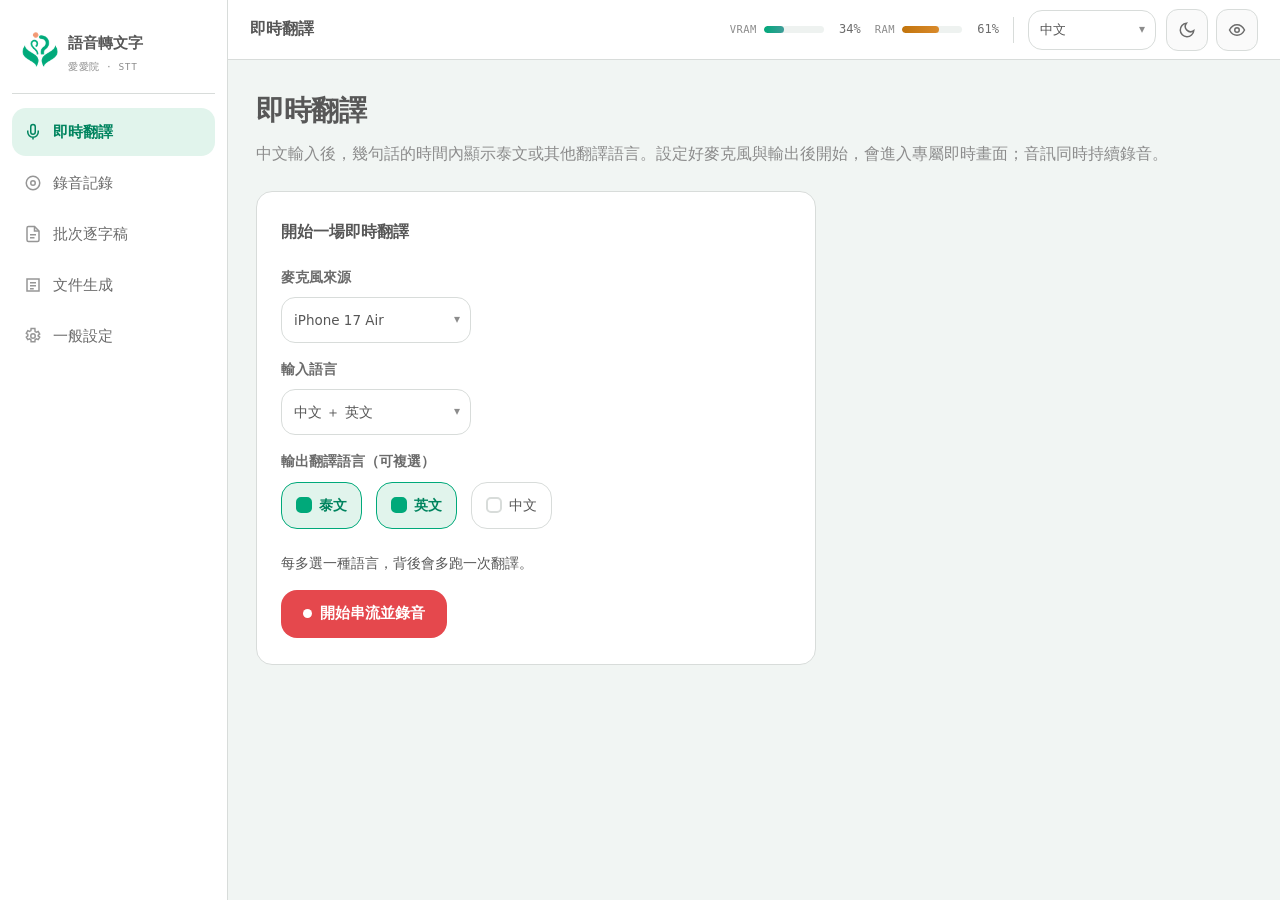
<file: 語音轉文字工具_UI雛形_v6_愛愛院版.html>
<!DOCTYPE html>
<html lang="zh-Hant">
<head>
<meta charset="UTF-8">
<meta name="viewport" content="width=device-width, initial-scale=1.0">
<title>語音轉文字與即時翻譯工具 — 愛愛院版 v6（深色可切換）</title>
<style>
  :root{
    /* 愛愛院 設計權杖 v4（企業值） */
    --paper:#F1F5F3;--surface:#FFFFFF;--surface-2:#FAFAFA;--surface-3:#EEF2F0;
    --ink:#575757;--ink-soft:#6B6B6B;--ink-faint:#8C8C8C;
    --line:#D8DCDA;--line-soft:#E8ECEA;
    --teal:#00A97A;--teal-deep:#00845F;--teal-soft:#E1F4EC;
    --clay:#F19975;--clay-soft:#FCEDE6;--gold:#B7791F;
    --ok:#00A97A;--warn:#B7791F;--rec:#E5484D;
    --font-sans:"源泉圓體 R","GenSenRounded2 TW","jf-openhuninn-2.0","PingFang TC","Microsoft JhengHei","Noto Sans TC",system-ui,-apple-system,sans-serif;
    --font-mono:Consolas,ui-monospace,"SF Mono",Menlo,monospace;
  }
  *{box-sizing:border-box}
  body{margin:0;background:var(--paper);color:var(--ink);font-family:var(--font-sans);line-height:1.8;-webkit-font-smoothing:antialiased;font-size:19px}
  :focus-visible{outline:2.5px solid var(--teal);outline-offset:2px;border-radius:4px}
  button{font-family:inherit;cursor:pointer}
  .app{display:grid;grid-template-columns:228px 1fr;grid-template-rows:60px 1fr;grid-template-areas:"side top" "side main";min-height:100vh}

  .top{grid-area:top;display:flex;align-items:center;gap:14px;padding:0 22px;background:var(--surface);border-bottom:1px solid var(--line)}
  .top .crumb{font-weight:700;font-size:16px}
  .top .spacer{flex:1}
  .res{display:flex;align-items:center;gap:14px}
  .res.hide{display:none}
  .meter{display:flex;align-items:center;gap:7px}
  .meter .mlbl{font-family:var(--font-mono);font-size:10.5px;color:var(--ink-faint);letter-spacing:.04em}
  .meter .track{width:60px;height:7px;background:var(--surface-3);border-radius:5px;overflow:hidden}
  .meter .track i{display:block;height:100%;background:linear-gradient(90deg,var(--teal),#3F9C99);border-radius:5px}
  .meter .track i.hot{background:linear-gradient(90deg,#C2740C,#D98A2B)}
  .meter .mpct{font-family:var(--font-mono);font-size:12px;color:var(--ink-soft);min-width:30px;text-align:right}
  .res-toggle{background:var(--surface-2);border:1px solid var(--line);border-radius:8px;padding:6px 9px;color:var(--ink-soft);display:flex;align-items:center}
  .lang-wrap{margin-right:2px}

  .side{grid-area:side;background:#10211F;color:#CFE0DC;display:flex;flex-direction:column;padding:18px 12px}
  .brand{display:flex;align-items:center;gap:10px;padding:6px 10px 18px;border-bottom:1px solid rgba(255,255,255,.08)}
  .brand .mark{width:30px;height:30px;border-radius:8px;flex:0 0 auto;background:linear-gradient(135deg,#1E5C58,#0E6E6E);display:flex;align-items:center;justify-content:center}
  .brand .mark span{display:block;width:13px;height:13px;border:2px solid #9FE4DD;border-radius:50%;border-right-color:transparent;transform:rotate(-30deg)}
  .brand b{font-size:14px;color:#EAF1EE;line-height:1.2}
  .brand small{display:block;font-family:var(--font-mono);font-size:9.5px;color:#5E8C87;letter-spacing:.06em}
  .nav{display:flex;flex-direction:column;gap:3px;margin-top:14px}
  .nav button{display:flex;align-items:center;gap:11px;width:100%;text-align:left;background:none;border:0;color:#A9C4BF;padding:10px 12px;border-radius:9px;font-size:14px}
  .nav button .ico{width:18px;height:18px;flex:0 0 auto;opacity:.85}
  .nav button:hover{background:rgba(255,255,255,.05);color:#EAF1EE}
  .nav button.on{background:rgba(159,228,221,.14);color:#EAF1EE;font-weight:600}
  .side .foot{margin-top:auto;padding:12px 10px 4px;font-family:var(--font-mono);font-size:10.5px;color:#5E8C87;line-height:1.6;border-top:1px solid rgba(255,255,255,.08)}

  .main{grid-area:main;overflow:auto;padding:26px 28px 60px}
  .panel{display:none;max-width:920px}
  .panel.on{display:block}
  .ph{margin:0 0 4px;font-size:22px;font-weight:800;letter-spacing:-.01em}
  .psub{margin:0 0 22px;color:var(--ink-faint);font-size:13.5px}
  .card{background:var(--surface);border:1px solid var(--line);border-radius:14px;padding:18px 20px;margin:0 0 16px}
  .card h3{margin:0 0 14px;font-size:15px;font-weight:700;display:flex;align-items:center;gap:9px}
  .card h3 .tag{font-family:var(--font-mono);font-size:10.5px;font-weight:600;color:var(--teal);background:var(--teal-soft);padding:2px 8px;border-radius:999px;letter-spacing:.03em}
  .muted{color:var(--ink-faint);font-size:13px}
  .chip{display:inline-block;font-family:var(--font-mono);font-size:11px;font-weight:600;padding:2px 9px;border-radius:999px;white-space:nowrap;vertical-align:middle}
  .chip.locked{background:rgba(44,122,85,.12);color:var(--ok)}

  .field{margin:0 0 14px}
  .field>label{display:block;font-size:12.5px;font-weight:600;color:var(--ink-soft);margin:0 0 7px}
  .seg{display:inline-flex;background:var(--surface-2);border:1px solid var(--line);border-radius:10px;padding:3px;gap:2px;flex-wrap:wrap}
  .seg button{border:0;background:none;padding:7px 13px;border-radius:7px;font-size:13px;color:var(--ink-soft)}
  .seg button.on{background:var(--surface);color:var(--teal-deep);font-weight:600;box-shadow:0 1px 2px rgba(0,0,0,.06)}
  .seg-top{margin:0 0 18px}.seg-top button{padding:9px 18px;font-size:14px}
  .chk{display:inline-flex;align-items:center;gap:7px;padding:7px 12px;border:1px solid var(--line);border-radius:9px;font-size:13px;background:var(--surface);margin:0 8px 8px 0}
  .chk .box{width:16px;height:16px;border:2px solid var(--line);border-radius:5px;flex:0 0 auto}
  .chk.on{border-color:var(--teal);background:var(--teal-soft);color:var(--teal-deep);font-weight:600}
  .chk.on .box{background:var(--teal);border-color:var(--teal)}
  .btn{display:inline-flex;align-items:center;gap:8px;border:0;border-radius:10px;padding:11px 18px;font-size:14px;font-weight:600}
  .btn.primary{background:var(--teal);color:#fff}.btn.primary:hover{background:var(--teal-deep)}
  .btn.ghost{background:var(--surface);border:1px solid var(--line);color:var(--ink-soft)}.btn.ghost:hover{background:var(--surface-2)}
  .btn.rec{background:var(--rec);color:#fff}.btn.sm{padding:7px 12px;font-size:12.5px}
  .mono{font-family:var(--font-mono);font-size:.88em;background:var(--surface-2);padding:1.5px 6px;border-radius:5px;color:var(--teal-deep)}

  .dd-wrap{position:relative;display:inline-flex}
  .dd-wrap::after{content:"▾";position:absolute;right:11px;top:50%;transform:translateY(-50%);color:var(--ink-faint);pointer-events:none;font-size:12px}
  .dd{appearance:none;-webkit-appearance:none;background:var(--surface);border:1px solid var(--line);border-radius:9px;padding:9px 30px 9px 12px;font-size:13.5px;color:var(--ink);font-family:var(--font-sans);min-width:190px;cursor:pointer}
  .dd:hover{border-color:var(--ink-faint)}
  .dd-sm{min-width:128px;padding:7px 28px 7px 11px;font-size:12.5px}
  .dd-wide{min-width:300px}
  .inp{width:100%;max-width:380px;background:var(--surface);border:1px solid var(--line);border-radius:9px;padding:9px 12px;font-size:13.5px;color:var(--ink);font-family:var(--font-sans)}
  .inp::placeholder{color:var(--ink-faint)}

  .drop{border:2px dashed var(--line);border-radius:14px;padding:30px;text-align:center;background:var(--surface);color:var(--ink-faint)}
  .drop b{display:block;color:var(--ink);font-size:15px;margin-bottom:5px}
  .drop .fmt{font-family:var(--font-mono);font-size:11.5px;margin-top:8px}

  .collap-head{display:flex;align-items:center;justify-content:space-between;gap:10px}
  .collap-btn{background:var(--surface-2);border:1px solid var(--line);border-radius:7px;padding:5px 10px;font-size:12px;color:var(--ink-soft)}
  .overall{display:flex;align-items:center;gap:12px;background:var(--surface-2);border-radius:10px;padding:10px 14px;margin:14px 0 0;font-size:13px}
  .overall .bar{flex:1}
  .bar{height:6px;background:var(--surface-3);border-radius:4px;overflow:hidden}
  .bar i{display:block;height:100%;background:var(--teal);border-radius:4px}
  .qrow{display:grid;grid-template-columns:1fr 130px 86px;gap:14px;align-items:center;padding:12px 0;border-bottom:1px solid var(--line-soft)}
  .qrow:last-child{border-bottom:0}
  .qname{font-size:13.5px;font-weight:600;overflow:hidden;text-overflow:ellipsis;white-space:nowrap}
  .qname small{display:block;font-weight:400;color:var(--ink-faint);font-family:var(--font-mono);font-size:11px}
  .st{font-family:var(--font-mono);font-size:11px;padding:3px 8px;border-radius:6px;text-align:center}
  .st.done{background:rgba(44,122,85,.12);color:var(--ok)}.st.run{background:var(--teal-soft);color:var(--teal-deep)}.st.wait{background:var(--surface-2);color:var(--ink-faint)}

  .ses{display:grid;grid-template-columns:1fr 120px auto;gap:12px;align-items:center;padding:13px 2px;border-bottom:1px solid var(--line-soft)}
  .ses:last-child{border-bottom:0}
  .ses .nm{font-weight:600;font-size:14px}
  .ses .nm small{display:block;font-weight:400;color:var(--ink-faint);font-family:var(--font-mono);font-size:11px;margin-top:2px}
  .ses .meta{font-family:var(--font-mono);font-size:11.5px;color:var(--teal-deep)}
  .ses .act{display:flex;gap:6px;justify-self:end;align-items:center;flex-wrap:wrap}
  .ic{background:var(--surface-2);border:1px solid var(--line);border-radius:7px;padding:5px 9px;font-size:11.5px;color:var(--ink-soft)}

  .route{width:100%;border-collapse:collapse;font-size:13.5px}
  .route th,.route td{text-align:left;padding:11px 10px;border-bottom:1px solid var(--line-soft)}
  .route th{font-size:11px;font-family:var(--font-mono);color:var(--ink-faint);letter-spacing:.04em;text-transform:uppercase}
  .route .fn{font-weight:600}
  .sel{display:inline-flex;align-items:center;gap:8px;border:1px solid var(--line);background:var(--surface);border-radius:8px;padding:6px 11px;font-size:13px;font-family:var(--font-mono)}
  .sel::after{content:"▾";color:var(--ink-faint);font-family:var(--font-sans)}
  .tg{display:flex;align-items:center;justify-content:space-between;padding:13px 0;border-bottom:1px solid var(--line-soft);gap:14px}
  .tg:last-child{border-bottom:0}
  .tg .t{font-size:14px;font-weight:600}.tg .d{font-size:12.5px;color:var(--ink-faint);margin-top:2px;max-width:46ch}
  .switch{width:42px;height:24px;border-radius:999px;background:var(--teal);position:relative;flex:0 0 auto;border:0}
  .switch.off{background:var(--surface-3)}
  .switch i{position:absolute;top:3px;left:21px;width:18px;height:18px;border-radius:50%;background:#fff;transition:left .15s}
  .switch.off i{left:3px}
  .ep-form{background:var(--surface-2);border:1px solid var(--line);border-radius:12px;padding:18px;margin-top:14px}
  .ep-form .field>label{margin-bottom:5px}

  .loading-wrap{display:flex;flex-direction:column;align-items:center;gap:14px;padding:46px 20px}
  .spinner{width:42px;height:42px;border:3px solid var(--line);border-top-color:var(--teal);border-radius:50%;animation:spin .9s linear infinite}
  @keyframes spin{to{transform:rotate(360deg)}}
  .loading-txt{margin:0;font-size:13px;color:var(--ink-faint);font-family:var(--font-mono)}
  @media (prefers-reduced-motion:reduce){.spinner{animation-duration:2.6s}}

  .setup{background:var(--surface);border:1px solid var(--line);border-radius:16px;padding:26px 24px;max-width:560px}
  .setup h3{margin:0 0 18px;font-size:16px;font-weight:700}
  .stage{background:radial-gradient(120% 130% at 80% -10%,rgba(14,110,110,.22),transparent 55%),linear-gradient(180deg,#0E1B1A,#102B29);border-radius:16px;position:relative;overflow:hidden;min-height:440px;display:grid;grid-template-columns:1fr}
  .stage.with-src{grid-template-columns:1fr 300px}
  .stage-top{position:absolute;top:0;left:0;right:0;z-index:3;display:flex;align-items:center;justify-content:space-between;padding:14px 18px;background:linear-gradient(180deg,rgba(0,0,0,.4),transparent)}
  .live-badge{display:inline-flex;align-items:center;gap:8px;color:#fff;font-family:var(--font-mono);font-size:13px;font-weight:600}
  .recdot{width:11px;height:11px;border-radius:50%;background:var(--rec);animation:blink 1.4s infinite}
  @keyframes blink{0%,100%{opacity:1}50%{opacity:.25}}
  @media (prefers-reduced-motion:reduce){.recdot{animation:none}}
  .src-toggle{background:rgba(255,255,255,.12);border:1px solid rgba(255,255,255,.22);color:#EAF1EE;border-radius:8px;padding:6px 12px;font-size:12px}
  .src-toggle:hover{background:rgba(255,255,255,.2)}
  .stage-main{--cap:26px;padding:54px 38px 30px;overflow:auto;display:flex;flex-direction:column;justify-content:flex-end;gap:20px;min-height:0}
  .scap{max-width:80ch}
  .scap .s-primary{margin:0 0 6px;font-size:var(--cap);line-height:1.45;color:#F3F8F6;font-weight:600}
  .scap .s-src{margin:0;font-size:calc(var(--cap) * .5);color:#7FA39D;line-height:1.4}
  .scap.dim{opacity:.42}.scap.draft .s-primary{opacity:.55;color:#BFE7E1}
  .jump{position:absolute;bottom:16px;left:50%;transform:translateX(-50%);background:#1D3A37;color:#fff;border:1px solid rgba(255,255,255,.2);border-radius:999px;padding:6px 14px;font-size:12px;box-shadow:0 3px 10px rgba(0,0,0,.25)}
  .stage-side{display:none;background:rgba(0,0,0,.28);border-left:1px solid rgba(255,255,255,.1);padding:18px 16px;overflow:auto}
  .stage.with-src .stage-side{display:block}
  .stage-side h5{margin:0 0 12px;font-family:var(--font-mono);font-size:11px;letter-spacing:.06em;text-transform:uppercase;color:#6FB3AD}
  .stage-side .sline{margin:0 0 12px;font-size:13px;color:#C2D8D3;line-height:1.55}
  .stage-side .sline.draft{color:#7FA39D;font-style:italic}
  .stage-side .sline .ts{font-family:var(--font-mono);font-size:10.5px;color:#5FB0AA;margin-right:7px}
  .ctrlbar{display:flex;align-items:center;gap:12px;flex-wrap:wrap;background:var(--surface);border:1px solid var(--line);border-radius:14px;padding:11px 15px;margin-top:14px}
  .ctrlbar .grp{display:flex;align-items:center;gap:8px}
  .ctrlbar .lbl{font-size:12px;color:var(--ink-faint);font-weight:600}
  .ctrlbar .spacer{flex:1}
  .mic-dot{width:9px;height:9px;border-radius:50%;background:var(--ok);box-shadow:0 0 0 3px rgba(44,122,85,.18)}
  .tool{background:var(--surface);border:1px solid var(--line);border-radius:7px;padding:4px 8px;font-size:12px;color:var(--ink-soft);font-family:var(--font-mono)}
  .tool:hover{background:var(--surface-2)}
  .wave{display:flex;align-items:center;gap:2px;height:18px;overflow:hidden;max-width:150px;flex:0 1 150px}
  .wave i{width:3px;background:#7FB3AD;border-radius:2px;animation:w 1s ease-in-out infinite}
  @keyframes w{0%,100%{height:20%}50%{height:90%}}
  @media (prefers-reduced-motion:reduce){.wave i{height:55%!important;animation:none}}

  /* document-style preview + format variants */
  .preview{background:var(--surface-3);border-radius:12px;padding:22px;overflow:auto}
  .docpage{background:#fff;border-radius:6px;box-shadow:0 6px 22px rgba(20,33,32,.10);max-width:660px;margin:0 auto;padding:40px 46px;color:#23302E;font-size:14px;line-height:1.8}
  .docpage h1{font-size:20px;font-weight:800;margin:0 0 4px;color:#16221F}
  .docpage .docmeta{color:#7A8783;font-size:12px;margin:0 0 20px;font-family:var(--font-mono)}
  .docpage h2{font-size:14px;font-weight:700;margin:20px 0 8px;color:#0E4C4C;border-bottom:1px solid #EAEFED;padding-bottom:5px}
  .docpage p{margin:0 0 10px}.docpage ul{margin:0 0 10px;padding-left:20px}.docpage li{margin:0 0 5px}
  .docpage .tsd{font-family:var(--font-mono);font-size:11px;color:#0E6E6E;margin-right:8px}
  /* Markdown source look */
  .docpage.fmt-md{font-family:var(--font-mono);font-size:13px;color:#2B2B2B;line-height:1.7;box-shadow:0 6px 22px rgba(20,33,32,.10)}
  .docpage.fmt-md h1{font-size:15px;border:0;color:#2B2B2B;font-weight:700}
  .docpage.fmt-md h1::before{content:"# ";color:#A0A0A0}
  .docpage.fmt-md h2{font-size:13px;border:0;color:#2B2B2B;font-weight:700;margin:14px 0 6px}
  .docpage.fmt-md h2::before{content:"## ";color:#A0A0A0}
  .docpage.fmt-md ul{list-style:none;padding-left:0}
  .docpage.fmt-md li::before{content:"- ";color:#A0A0A0}
  .docpage.fmt-md .docmeta{color:#9AA;}
  .docpage.fmt-md .tsd{color:#7A8783}
  /* plain text look */
  .docpage.fmt-txt{font-family:var(--font-mono);font-size:13px;color:#2B2B2B;line-height:1.7}
  .docpage.fmt-txt h1,.docpage.fmt-txt h2{font-size:13px;font-weight:400;border:0;color:#2B2B2B;margin:8px 0}
  .docpage.fmt-txt ul{list-style:none;padding-left:0}
  .docpage.fmt-txt li::before{content:"* ";color:#888}
  .docpage.fmt-txt .docmeta{color:#888}
  /* PDF look: a paper sheet with a thin frame */
  .docpage.fmt-pdf{border:1px solid #DADFDC;box-shadow:0 10px 30px rgba(20,33,32,.14)}
  .pv-toolbar{display:flex;align-items:center;gap:8px;margin-bottom:12px;flex-wrap:wrap}
  .pv-fmt{display:inline-flex;background:var(--surface);border:1px solid var(--line);border-radius:9px;padding:3px;gap:2px}
  .pv-fmt button{border:0;background:none;padding:6px 12px;border-radius:6px;font-size:12.5px;color:var(--ink-soft);font-family:var(--font-mono)}
  .pv-fmt button.on{background:var(--teal-soft);color:var(--teal-deep);font-weight:600}
  .export-bar{display:flex;justify-content:space-between;align-items:center;gap:20px;flex-wrap:wrap;margin-top:16px}
  .export-grp{display:flex;align-items:center;gap:10px;flex-wrap:wrap}
  .exp-lbl{font-size:12px;color:var(--ink-faint);font-weight:600}

  .mnav{display:none}
  @media (max-width:860px){
    .app{grid-template-columns:1fr;grid-template-rows:54px 1fr;grid-template-areas:"top" "main"}
    .side{display:none}.main{padding:18px 16px 84px}.top{padding:0 16px}
    .res,.lang-wrap,.res-toggle{display:none}
    .qrow{grid-template-columns:1fr 70px 28px;gap:10px}.qrow .barwrap{display:none}
    .route th:nth-child(3),.route td:nth-child(3){display:none}
    .stage{min-height:360px}.stage.with-src{grid-template-columns:1fr}.stage.with-src .stage-side{display:none}
    .stage-main{padding:50px 18px 24px;gap:16px;--cap:21px}.wave{display:none}.setup{padding:20px 16px}
    .ses{grid-template-columns:1fr auto;gap:8px}.ses .meta{display:none}
    .docpage{padding:26px 22px}
    .mnav{display:flex;position:fixed;bottom:0;left:0;right:0;z-index:40;background:#10211F;border-top:1px solid rgba(255,255,255,.08);padding:6px 4px 8px;justify-content:space-around}
    .mnav button{background:none;border:0;color:#7FB3AD;display:flex;flex-direction:column;align-items:center;gap:3px;font-size:10px;padding:4px 6px;flex:1}
    .mnav button.on{color:#EAF1EE}.mnav .ico{width:20px;height:20px}
  }
  @media (max-width:460px){.ph{font-size:19px}}

  /* ===== 愛愛院 主題覆寫：高齡友善（大字 / 大圓角 / 大點擊區） + 綠色品牌 + 圓體 ===== */
  .ph{font-size:28px}.psub{font-size:16px}
  .card{border-radius:24px;padding:22px 24px}.card h3{font-size:17px}
  .field>label{font-size:14px}.muted,.hint{font-size:14px}
  .btn{border-radius:16px;padding:13px 22px;min-height:48px;font-size:15px}
  .btn.sm{padding:10px 16px;min-height:42px;font-size:14px}
  .btn.primary{color:#fff}
  .dd{border-radius:14px;min-height:46px}.dd-sm{min-height:40px}
  .inp{border-radius:14px;min-height:46px}
  .seg{border-radius:18px}.seg button{padding:10px 16px;min-height:42px;font-size:14px}.seg-top button{min-height:48px}
  .chk{border-radius:16px;padding:10px 14px;min-height:46px;font-size:14px}
  .nav button{min-height:48px;font-size:15px;border-radius:14px}
  .res-toggle,.collap-btn,.ic,.tool{border-radius:12px}
  .preview{border-radius:22px}.docpage{border-radius:16px}
  .docpage h1{color:var(--teal);font-size:23px}.docpage h2{color:var(--teal-deep);font-size:16px}
  .stage{border-radius:24px}.stage-main{--cap:30px}
  /* 白底側欄 + logo */
  .side{background:#FFFFFF;border-right:1px solid var(--line);color:var(--ink-soft)}
  .brand{border-bottom-color:var(--line)}
  .brand b{color:var(--ink);font-size:15px}.brand small{color:var(--ink-faint)}
  .brand-logo{width:36px;height:auto;flex:0 0 auto}
  .nav button{color:var(--ink-soft)}.nav button .ico{opacity:.7}
  .nav button:hover{background:var(--surface-2);color:var(--ink)}
  .nav button.on{background:var(--teal-soft);color:var(--teal-deep)}.nav button.on .ico{opacity:1}
  .side .foot{color:var(--ink-faint);border-top-color:var(--line)}
  /* 白底手機底欄 */
  .mnav{background:#FFFFFF;border-top:1px solid var(--line)}
  .mnav button{color:var(--ink-faint)}.mnav button.on{color:var(--teal-deep)}
  /* 表頭品牌色 + 隔列 */
  .route th{background:var(--teal);color:#fff;text-transform:none}
  .route tr:nth-child(even) td{background:var(--surface-2)}

  .top-ctrls{display:flex;align-items:center;gap:8px}
  .top-divider{width:1px;height:26px;background:var(--line)}
  .icon-btn{background:var(--surface-2);border:1px solid var(--line);border-radius:12px;width:42px;height:42px;display:flex;align-items:center;justify-content:center;color:var(--ink-soft)}
  .icon-btn:hover{background:var(--surface-3);color:var(--ink)}
  @media (max-width:860px){.top-divider{display:none}.top-ctrls{gap:6px}#resToggle{display:none}}

  /* ===== 深色主題（淺／深可切換） ===== */
  body.dark{
    --paper:#0E1412;--surface:#161D1B;--surface-2:#1C2522;--surface-3:#242E2A;
    --ink:#E7EDEA;--ink-soft:#AEB8B4;--ink-faint:#7F8A85;
    --line:#2A332F;--line-soft:#222B28;
    --teal:#27C79E;--teal-deep:#1FA382;--teal-soft:#123A30;
    --clay:#F4A582;--clay-soft:#33261F;--gold:#D9A441;
    --ok:#27C79E;--warn:#D9A441;--rec:#F0585D;
  }
  body.dark .top{background:var(--surface);border-bottom-color:var(--line)}
  body.dark .side{background:#101614;border-right-color:var(--line)}
  body.dark .mnav{background:#101614;border-top-color:var(--line)}
  body.dark .nav button.on{color:var(--teal)}
  body.dark .nav button:hover{background:var(--surface-2);color:var(--ink)}
  body.dark .seg button.on,body.dark .pv-fmt button.on{color:var(--teal)}
  body.dark .card h3 .tag{color:var(--teal)}
  body.dark .brand b{color:var(--ink)}
</style>
</head>
<body>
<div class="app">

  <aside class="side">
    <div class="brand"><img class="brand-logo" src="[data-uri]" alt="愛愛院"><div><b data-i18n="brand">語音轉文字</b><small>愛愛院 · STT</small></div></div>
    <nav class="nav" id="nav">
      <button class="on" data-p="live"><svg class="ico" viewBox="0 0 24 24" fill="none" stroke="currentColor" stroke-width="2"><path d="M12 2a3 3 0 0 0-3 3v7a3 3 0 0 0 6 0V5a3 3 0 0 0-3-3z"/><path d="M5 10v2a7 7 0 0 0 14 0v-2M12 19v3"/></svg><span data-i18n="nav.live">即時翻譯</span></button>
      <button data-p="rec"><svg class="ico" viewBox="0 0 24 24" fill="none" stroke="currentColor" stroke-width="2"><circle cx="12" cy="12" r="9"/><circle cx="12" cy="12" r="3"/></svg><span data-i18n="nav.rec">錄音記錄</span></button>
      <button data-p="batch"><svg class="ico" viewBox="0 0 24 24" fill="none" stroke="currentColor" stroke-width="2"><path d="M14 2H6a2 2 0 0 0-2 2v16a2 2 0 0 0 2 2h12a2 2 0 0 0 2-2V8z"/><path d="M14 2v6h6M8 13h8M8 17h6"/></svg><span data-i18n="nav.batch">批次逐字稿</span></button>
      <button data-p="gen"><svg class="ico" viewBox="0 0 24 24" fill="none" stroke="currentColor" stroke-width="2"><path d="M4 4h16v16H4z"/><path d="M8 9h8M8 13h8M8 17h5"/></svg><span data-i18n="nav.gen">文件生成</span></button>
      <button data-p="set"><svg class="ico" viewBox="0 0 24 24" fill="none" stroke="currentColor" stroke-width="2"><circle cx="12" cy="12" r="3"/><path d="M19 12a7 7 0 0 0-.1-1l2-1.6-2-3.4-2.4 1a7 7 0 0 0-1.7-1L14.5 2h-5l-.3 2.9a7 7 0 0 0-1.7 1l-2.4-1-2 3.4 2 1.6a7 7 0 0 0 0 2l-2 1.6 2 3.4 2.4-1a7 7 0 0 0 1.7 1l.3 2.9h5l.3-2.9a7 7 0 0 0 1.7-1l2.4 1 2-3.4-2-1.6c.1-.3.1-.7.1-1z"/></svg><span data-i18n="nav.set">一般設定</span></button>
    </nav>
  </aside>

  <header class="top">
    <div class="crumb" id="crumb">即時翻譯</div>
    <div class="spacer"></div>
    <div class="res" id="res">
      <div class="meter"><span class="mlbl">VRAM</span><div class="track"><i style="width:34%"></i></div><span class="mpct">34%</span></div>
      <div class="meter"><span class="mlbl">RAM</span><div class="track"><i class="hot" style="width:61%"></i></div><span class="mpct">61%</span></div>
    </div>
    <div class="top-divider"></div>
    <div class="top-ctrls">
      <div class="dd-wrap lang-wrap"><select class="dd dd-sm" id="uiLang" title="介面語言"><option value="zh">中文</option><option value="en">English</option><option value="th">ไทย</option></select></div>
      <button class="icon-btn" id="themeToggle" title="深色／淺色" aria-label="theme"></button>
      <button class="icon-btn" id="resToggle" title="隱藏／顯示資源用量" aria-label="resource"></button>
    </div>
  </header>

  <main class="main">

    <!-- 即時翻譯 -->
    <section class="panel on" id="p-live">
      <h1 class="ph" data-i18n="nav.live">即時翻譯</h1>
      <p class="psub" data-i18n="live.sub">中文輸入後，幾句話的時間內顯示泰文或其他翻譯語言。設定好麥克風與輸出後開始，會進入專屬即時畫面；音訊同時持續錄音。</p>

      <div class="setup" id="live-setup">
        <h3 data-i18n="live.setupTitle">開始一場即時翻譯</h3>
        <div class="field">
          <label data-i18n="live.mic">麥克風來源</label>
          <div class="dd-wrap"><select class="dd"><option>iPhone 17 Air</option><option>MacBook M3 Pro</option><option>iPhone 15 Pro</option></select></div>
        </div>
        <div class="field">
          <label data-i18n="live.inLang">輸入語言</label>
          <div class="dd-wrap"><select class="dd"><option data-i18n="lang.zh">中文</option><option selected data-i18n="lang.zhen">中文 ＋ 英文</option><option data-i18n="lang.enonly">純英文</option></select></div>
        </div>
        <div class="field">
          <label data-i18n="live.outLang">輸出翻譯語言（可複選）</label>
          <div>
            <span class="chk on"><span class="box"></span><span data-i18n="lang.th">泰文</span></span>
            <span class="chk on"><span class="box"></span><span data-i18n="lang.en">英文</span></span>
            <span class="chk"><span class="box"></span><span data-i18n="lang.zh">中文</span></span>
          </div>
          <p class="hint" data-i18n="live.outHint">每多選一種語言，背後會多跑一次翻譯。</p>
        </div>
        <button class="btn rec" id="startStream"><span style="width:9px;height:9px;border-radius:50%;background:#fff;display:inline-block"></span><span data-i18n="live.start">開始串流並錄音</span></button>
      </div>

      <div id="live-stage-wrap" style="display:none">
        <div class="stage" id="stage">
          <div class="stage-top">
            <span class="live-badge"><span class="recdot"></span>REC&nbsp;<span id="recTimer">00:00:00</span></span>
            <button class="src-toggle" id="srcToggle"></button>
          </div>
          <div class="stage-main" id="stageMain">
            <div class="scap dim"><p class="s-primary" data-th="ผู้ป่วยรายนั้นความดันเช้านี้ค่อนข้างสูง เราจะเฝ้าดูก่อน" data-en="The patient's blood pressure was a bit high this morning; let's observe first.">ผู้ป่วยรายนั้นความดันเช้านี้ค่อนข้างสูง เราจะเฝ้าดูก่อน</p><p class="s-src">那個 patient 的血壓今天早上有點偏高，我們先觀察。</p></div>
            <div class="scap"><p class="s-primary" data-th="ประชุมช่วงบ่ายเลื่อนเป็นบ่ายสามโมง อย่าลืมแจ้งญาติ" data-en="The afternoon meeting moves to 3 PM; remember to notify the family.">ประชุมช่วงบ่ายเลื่อนเป็นบ่ายสามโมง อย่าลืมแจ้งญาติ</p><p class="s-src">下午的 meeting 改到三點，記得通知家屬。</p></div>
            <div class="scap draft"><p class="s-primary" data-th="กำลังแปล…" data-en="Translating…">กำลังแปล…</p><p class="s-src">接下來我們確認一下這週的排班…</p></div>
            <button class="jump" data-i18n="live.jump">↓ 回到最新</button>
          </div>
          <aside class="stage-side">
            <h5 data-i18n="live.srcLabel">辨識原文</h5>
            <p class="sline"><span class="ts">14:30</span>那個 patient 的血壓今天早上有點偏高，我們先觀察。</p>
            <p class="sline"><span class="ts">14:31</span>下午的 meeting 改到三點，記得通知家屬。</p>
            <p class="sline draft"><span class="ts">14:32</span>接下來我們確認一下這週的排班…</p>
          </aside>
        </div>
        <div class="ctrlbar">
          <div class="grp"><span class="mic-dot"></span><div class="dd-wrap"><select class="dd dd-sm"><option>iPhone 17 Air</option><option>MacBook M3 Pro</option></select></div></div>
          <div class="wave" aria-hidden="true"></div>
          <div class="grp"><span class="lbl" data-i18n="live.showLbl">顯示</span><div class="dd-wrap"><select class="dd dd-sm" id="outLang"><option value="th" data-i18n="lang.th">泰文</option><option value="en" data-i18n="lang.en">英文</option></select></div></div>
          <div class="grp"><button class="tool stage-font" data-d="down">A−</button><button class="tool stage-font" data-d="up">A＋</button><button class="tool" data-i18n="live.project" title="全螢幕投影">⤢</button></div>
          <div class="spacer"></div>
          <button class="btn rec sm" id="stopStream"><span data-i18n="live.stop">■ 停止並儲存</span></button>
        </div>
        <p class="hint" data-i18n="live.note">停止後，本場錄音會保留在「錄音記錄」，可在那裡重新翻譯或產生摘要。</p>
      </div>
    </section>

    <!-- 錄音記錄 -->
    <section class="panel" id="p-rec">
      <h1 class="ph" data-i18n="nav.rec">錄音記錄</h1>
      <p class="psub" data-i18n="rec.sub">即時翻譯時的錄音會保留在這裡，以語音輸入為主。可重新翻譯、產生摘要、匯出或下載原始音檔。保留 7 天。</p>

      <div class="card">
        <h3><span data-i18n="rec.listTitle">錄音列表</span> <span class="tag">3</span></h3>
        <div class="ses"><div class="nm">交班會議 0624<small>2026-06-24 09:00 · 32 min</small></div><span class="meta" data-i18n="rec.transcribed">已轉逐字稿</span><div class="act"><span class="chip locked" style="font-size:10px" data-i18n="rec.opened">開啟中</span></div></div>
        <div class="ses"><div class="nm">週會 0623<small>2026-06-23 14:00 · 48 min</small></div><span class="meta" data-i18n="rec.transcribed">已轉逐字稿</span><div class="act"><button class="ic" data-i18n="act.open">開啟</button><button class="ic" data-i18n="act.dlAudio">下載音檔</button></div></div>
        <div class="ses"><div class="nm">個案討論 0619<small>2026-06-19 11:00 · 26 min</small></div><span class="meta" style="color:var(--warn)" data-i18n="rec.expSoon">明天到期</span><div class="act"><button class="ic" data-i18n="act.open">開啟</button><button class="ic" data-i18n="act.dlAudio">下載音檔</button></div></div>
      </div>

      <div class="card">
        <h3>交班會議 0624 <span class="tag" data-i18n="rec.recOut">錄音產出</span></h3>
        <div class="seg" id="recTabs" style="margin-bottom:14px"><button class="on" data-rt="t" data-i18n="rec.tabTranscript">逐字稿</button><button data-rt="s" data-i18n="rec.tabSummary">摘要</button></div>
        <div id="recTranscript">
          <div class="preview"><div class="docpage">
            <h1>交班會議 0624 — 逐字稿</h1><p class="docmeta">2026-06-24 09:00 · 中文</p>
            <p><span class="tsd">00:00</span>那個 patient 的血壓今天早上有點偏高，我們先觀察。</p>
            <p><span class="tsd">00:31</span>下午的 meeting 改到三點，記得通知家屬。</p>
            <p><span class="tsd">00:58</span>接下來我們確認一下這週的排班，日班先頂上。</p>
          </div></div>
        </div>
        <div id="recSummary" style="display:none">
          <div class="loading-wrap" id="recLoading"><div class="spinner"></div><p class="loading-txt" data-i18n="rec.summarizing">統整中…</p></div>
          <div id="recSummaryContent" style="display:none"><div class="preview"><div class="docpage">
            <h1>交班會議 0624 — 摘要</h1><p class="docmeta" data-i18n="rec.byModel">由後處理模型統整</p>
            <ul><li>一名住民今晨血壓偏高，採觀察處置。</li><li>下午會議改至三點，需通知家屬。</li><li>本週排班由日班優先支援。</li></ul>
          </div></div></div>
        </div>
        <div class="export-bar">
          <div class="export-grp">
            <span class="exp-lbl" data-i18n="exp.fmt">輸出格式</span>
            <div class="dd-wrap"><select class="dd dd-sm"><option>.docx</option><option>.md</option><option>.txt</option></select></div>
            <button class="btn primary sm" data-i18n="exp.do">匯出</button>
          </div>
          <div class="export-grp">
            <button class="btn ghost sm" data-i18n="act.dlAudio">下載音檔</button>
            <button class="btn ghost sm" data-i18n="rec.retranslate">重新翻譯</button>
          </div>
        </div>
      </div>
    </section>

    <!-- 批次逐字稿 -->
    <section class="panel" id="p-batch">
      <h1 class="ph" data-i18n="nav.batch">批次逐字稿</h1>
      <p class="psub" data-i18n="batch.sub">上傳音檔，產生逐字稿與翻譯。</p>

      <div class="seg seg-top" id="batchMode"><button class="on" data-bm="new" data-i18n="batch.new">新增轉入</button><button data-bm="hist" data-i18n="batch.hist">歷史記錄</button></div>

      <div id="batch-new">
        <div class="card"><div class="drop"><b data-i18n="batch.drop">把音檔拖進來，或點擊上傳</b><span data-i18n="batch.dropSub">可同時上傳多個檔案</span><div class="fmt">mp3 · mp4 · m4a · wav</div></div></div>

        <div class="card">
          <h3 data-i18n="batch.optTitle">處理選項</h3>
          <div class="field"><label data-i18n="batch.asrLang">辨識語言</label>
            <div class="seg"><button class="on" data-i18n="lang.mandarin">國語</button><button data-i18n="lang.mandarinEn">國語 ＋ 英文</button><button data-i18n="lang.enonly">純英文</button></div>
          </div>
          <div class="field"><label data-i18n="batch.outScope">輸出範圍（可複選，可單選或多選）</label>
            <div><span class="chk on"><span class="box"></span><span data-i18n="lang.zh">中文</span></span><span class="chk"><span class="box"></span><span data-i18n="lang.en">英文</span></span><span class="chk"><span class="box"></span><span data-i18n="lang.th">泰文</span></span></div>
          </div>
          <button class="btn primary" data-i18n="batch.enqueue">加入佇列開始處理</button>
        </div>

        <div class="card">
          <div class="collap-head"><h3 style="margin:0"><span data-i18n="batch.progTitle">處理進度</span> <span class="tag">3 / 8</span></h3><button class="collap-btn" id="progBtn" data-i18n="batch.collapse">收折 ▴</button></div>
          <div class="overall"><span data-i18n="batch.overall">整體進度</span><div class="bar" style="max-width:none"><i style="width:38%"></i></div><span class="muted" data-i18n="batch.nOfm">第 3 檔 / 共 8 檔</span></div>
          <div id="progDetail" style="margin-top:6px">
            <div class="qrow"><div class="qname">交班會議_0624.m4a<small>01:12:40</small></div><div class="barwrap"><div class="bar"><i style="width:67%"></i></div></div><span class="st run">67%</span></div>
            <div class="qrow"><div class="qname">週會_0623.mp3<small>00:48:15</small></div><div class="barwrap"><div class="bar"><i style="width:100%"></i></div></div><span class="st done" data-i18n="st.done">已完成</span></div>
            <div class="qrow"><div class="qname">個案討論_0622.wav<small data-i18n="st.waiting">等待中</small></div><div class="barwrap"><div class="bar"><i style="width:0%"></i></div></div><span class="st wait" data-i18n="st.wait">等待</span></div>
          </div>
        </div>

        <div class="card">
          <h3><span data-i18n="batch.resultTitle">結果預覽</span> <span class="tag">週會_0623</span></h3>
          <div class="pv-toolbar">
            <div class="pv-fmt" id="batchLang"><button class="on" data-bl="zh" data-i18n="batch.zhDoc">中文逐字稿</button><button data-bl="th" data-i18n="batch.thDoc">泰文翻譯</button></div>
            <div class="pv-fmt" id="batchFmt"><button class="on" data-fmt="doc" data-i18n="fmt.doc">文件</button><button data-fmt="md">Markdown</button><button data-fmt="txt">.txt</button></div>
            <span class="muted" data-i18n="pv.note">預覽即為產出檔的格式與樣式</span>
          </div>
          <div class="preview">
            <div class="docpage fmt-doc" id="batchZh">
              <h1>週會逐字稿</h1><p class="docmeta">2026-06-23 · 中文</p>
              <p><span class="tsd">00:02</span>主席：我們先看上週的入住人數。</p>
              <p><span class="tsd">00:07</span>護理長：這週新增三位，其中一位需要 follow-up。</p>
              <p><span class="tsd">00:15</span>主席：好，那 follow-up 排給日班。</p>
            </div>
            <div class="docpage fmt-doc" id="batchTh" style="display:none">
              <h1>บันทึกการประชุม</h1><p class="docmeta">2026-06-23 · ไทย</p>
              <p><span class="tsd">00:02</span>ประธาน: มาดูจำนวนผู้เข้าพักสัปดาห์ที่แล้วก่อน</p>
              <p><span class="tsd">00:07</span>หัวหน้าพยาบาล: สัปดาห์นี้เพิ่มสามราย หนึ่งรายต้องติดตามผล</p>
              <p><span class="tsd">00:15</span>ประธาน: โอเค งานติดตามผลมอบให้เวรกลางวัน</p>
            </div>
          </div>
          <div class="export-bar">
            <div class="export-grp">
              <span class="exp-lbl" data-i18n="exp.fmt">輸出格式</span>
              <div class="dd-wrap"><select class="dd dd-sm"><option>.docx</option><option>.md</option><option>.txt</option></select></div>
              <button class="btn primary sm" data-i18n="exp.do">匯出</button>
            </div>
            <span class="muted" data-i18n="batch.dlNote">可分檔或整合下載</span>
          </div>
        </div>
      </div>

      <div id="batch-hist" style="display:none">
        <div class="card">
          <h3><span data-i18n="batch.hist">歷史記錄</span> <span class="tag">3</span></h3>
          <div class="ses"><div class="nm">週會_0623.mp3<small>2026-06-23 · <span data-i18n="st.done">已完成</span></small></div><span class="meta" data-i18n="batch.uploaded1">上傳檔 1</span><div class="act"><button class="ic">逐字稿.docx</button><button class="ic">泰文.docx</button><button class="ic">.txt</button></div></div>
          <div class="ses"><div class="nm">個案討論_0619.wav<small>2026-06-19 · <span data-i18n="st.done">已完成</span></small></div><span class="meta" data-i18n="batch.uploaded1">上傳檔 1</span><div class="act"><button class="ic">逐字稿.docx</button><button class="ic">.txt</button></div></div>
          <div class="ses"><div class="nm">月會_0601（3）<small>2026-06-01 · <span data-i18n="st.done">已完成</span></small></div><span class="meta" data-i18n="batch.uploaded3">上傳檔 3</span><div class="act"><button class="ic">整合.docx</button><button class="ic">.md</button></div></div>
        </div>
      </div>
    </section>

    <!-- 文件生成 -->
    <section class="panel" id="p-gen">
      <h1 class="ph" data-i18n="nav.gen">文件生成</h1>
      <p class="psub" data-i18n="gen.sub">把已是逐字稿的內容依範本整理成會議記錄或護理交班。</p>

      <div class="card">
        <h3 data-i18n="gen.srcTitle">來源</h3>
        <div class="seg" id="genSrc" style="margin-bottom:14px"><button class="on" data-gs="pick" data-i18n="gen.pick">選擇來源</button><button data-gs="up" data-i18n="gen.manual">手動上傳</button></div>
        <div id="gen-pick">
          <div class="field"><label data-i18n="gen.srcLabel">選擇逐字稿來源</label>
            <div class="dd-wrap"><select class="dd dd-wide">
              <optgroup data-i18ngrp="nav.rec" label="錄音記錄"><option>交班會議 0624 — 逐字稿</option><option>週會 0623 — 逐字稿</option></optgroup>
              <optgroup data-i18ngrp="nav.batch" label="批次逐字稿"><option>週會_0623 — 逐字稿</option><option>個案討論_0619 — 逐字稿</option></optgroup>
            </select></div>
            <p class="hint" data-i18n="gen.srcHint">來源需已是逐字稿；錄音記錄與批次逐字稿的產出都會出現在這裡。</p>
          </div>
        </div>
        <div id="gen-up" style="display:none"><div class="drop"><b data-i18n="gen.upTitle">上傳逐字稿檔</b><span data-i18n="gen.upSub">手動帶入已整理好的逐字稿</span><div class="fmt">txt · md · docx</div></div></div>
      </div>

      <div class="card">
        <h3 data-i18n="gen.tplTitle">選擇範本</h3>
        <div class="seg" id="genTpl" style="display:flex"><button class="on" data-tpl="meet" data-i18n="gen.tplMeet">一般會議記錄</button><button data-tpl="care" data-i18n="gen.tplCare">護理交班</button><button data-tpl="up" data-i18n="gen.tplUp">＋ 上傳自訂範本</button></div>
        <div id="gen-tpl-up" style="display:none;margin-top:12px"><div class="drop"><b data-i18n="gen.tplUpTitle">上傳範本檔</b><span data-i18n="gen.tplUpSub">拖曳到這裡，或從本機選取</span><div class="fmt">md · docx</div></div></div>
        <p class="hint" data-i18n="gen.tplHint">會議記錄與護理交班欄位不同；選「上傳自訂範本」可帶入你機構的格式。</p>
        <button class="btn primary" style="margin-top:8px" data-i18n="gen.generate">依範本生成</button>
      </div>

      <div class="card">
        <h3><span data-i18n="gen.previewTitle">輸出預覽</span> <span class="tag" id="genTag">一般會議記錄</span></h3>
        <div class="pv-toolbar">
          <div class="pv-fmt" id="genFmt"><button class="on" data-fmt="doc" data-i18n="fmt.doc">文件</button><button data-fmt="md">Markdown</button><button data-fmt="txt">.txt</button></div>
          <span class="muted" data-i18n="pv.note">預覽即為產出檔的格式與樣式</span>
        </div>
        <div class="preview">
          <div class="docpage fmt-doc" id="genDocMeet">
            <h1>長照中心週會 會議記錄</h1><p class="docmeta">2026-06-23 14:00–14:48 · 主席、護理長、日班代表</p>
            <h2>討論事項</h2><ul><li>上週入住人數回顧。</li><li>本週新增三位住民，其中一位需後續追蹤。</li></ul>
            <h2>決議</h2><p>追蹤工作指派日班負責。</p>
            <h2>待辦</h2><p>通知相關家屬下午會議改期。</p>
          </div>
          <div class="docpage fmt-doc" id="genDocCare" style="display:none">
            <h1>護理交班記錄</h1><p class="docmeta">2026-06-24 · 日班 → 夜班</p>
            <h2>住民狀況</h2><ul><li>301 床血壓偏高，已通知醫師，持續監測。</li><li>305 床進食量下降，需留意水分。</li></ul>
            <h2>用藥與處置</h2><p>依醫囑調整降壓藥，夜間追蹤血壓一次。</p>
            <h2>注意事項</h2><p>家屬下午三點來訪，先行知會。</p>
            <h2>待追蹤</h2><p>明早回報 301 床血壓變化。</p>
          </div>
        </div>
        <div class="export-bar">
          <div class="export-grp">
            <span class="exp-lbl" data-i18n="exp.fmt">輸出格式</span>
            <div class="dd-wrap"><select class="dd dd-sm"><option>.docx</option><option>.md</option><option>.txt</option></select></div>
            <button class="btn primary sm" data-i18n="exp.do">匯出</button>
          </div>
        </div>
      </div>
    </section>

    <!-- 一般設定 -->
    <section class="panel" id="p-set">
      <h1 class="ph" data-i18n="nav.set">一般設定</h1>
      <p class="psub" data-i18n="set.sub">逐接點選用模型、可新增端點；資源動態取用、閒置釋放。</p>

      <div class="card">
        <h3><span data-i18n="set.routeTitle">模型路由</span> <span class="tag" data-i18n="set.routeTag">每功能可換</span></h3>
        <table class="route">
          <tr><th data-i18n="set.thFn">功能接點</th><th data-i18n="set.thModel">目前模型</th><th data-i18n="set.thEp">端點</th></tr>
          <tr><td class="fn" data-i18n="fn.asr">ASR 辨識</td><td><span class="sel">Qwen3-ASR 1.7B</span></td><td class="mono">localhost:8001</td></tr>
          <tr><td class="fn" data-i18n="fn.btr">批次翻譯</td><td><span class="sel">Gemma 4 31B Q8</span></td><td class="mono">localhost:8000</td></tr>
          <tr><td class="fn" data-i18n="fn.rtr">即時翻譯</td><td><span class="sel">NLLB-3.3B</span></td><td class="mono">localhost:8002</td></tr>
          <tr><td class="fn" data-i18n="fn.post">後處理 · 摘要</td><td><span class="sel">Gemma 4 31B Q8</span></td><td class="mono">localhost:8000</td></tr>
        </table>
        <button class="btn ghost sm" style="margin-top:12px" id="addEpBtn" data-i18n="set.addEp">＋ 新增端點</button>
        <div class="ep-form" id="addEpForm" style="display:none">
          <div class="field"><label data-i18n="set.epName">端點名稱</label><input class="inp" placeholder="翻譯-NLLB"></div>
          <div class="field"><label data-i18n="set.epUrl">服務網址</label><input class="inp" placeholder="http://localhost:8003/v1"></div>
          <div class="field"><label data-i18n="set.epModel">模型名稱</label><input class="inp" placeholder="facebook/nllb-200-3.3B"></div>
          <div class="field"><label data-i18n="set.epFn">這個端點處理什麼功能？</label>
            <div class="dd-wrap"><select class="dd"><option data-i18n="fn.asr">ASR 辨識</option><option data-i18n="fn.btr">批次翻譯</option><option data-i18n="fn.rtr">即時翻譯</option><option data-i18n="fn.post">後處理 · 摘要</option></select></div>
            <p class="hint" data-i18n="set.epHint">選好功能後，該功能就能在上面的模型路由切換到這個端點。</p>
          </div>
          <div class="row2"><button class="btn primary sm" data-i18n="set.epSave">儲存端點</button><button class="btn ghost sm" id="cancelEp" data-i18n="set.cancel">取消</button></div>
        </div>
      </div>

      <div class="card">
        <h3 data-i18n="set.resTitle">資源管理</h3>
        <div class="tg"><div><div class="t" data-i18n="set.dyn">動態取用上限 80%</div><div class="d" data-i18n="set.dynD">啟動工作時查當下可用量，一次保留有上限的定額，不一次全佔，與其他專案共存。</div></div><button class="switch" aria-label="on"><i></i></button></div>
        <div class="tg"><div><div class="t" data-i18n="set.idle">閒置釋放顯卡</div><div class="d" data-i18n="set.idleD">超過閒置時間自動卸載模型還回顯卡；下次使用時重新載入。</div></div><button class="switch" aria-label="on"><i></i></button></div>
        <div class="tg"><div><div class="t" data-i18n="set.idleT">閒置時間</div><div class="d" data-i18n="set.idleTD">無工作達此時間即釋放。</div></div><span class="sel">10 min</span></div>
        <div class="tg"><div><div class="t" data-i18n="set.degrade">資源不足時的即時翻譯行為</div><div class="d" data-i18n="set.degradeD">無法配置資源做即時翻譯時，提醒改手動錄音、停止提供即時服務。</div></div><span class="sel" data-i18n="set.degradeV">提醒並停止</span></div>
      </div>

      <div class="card">
        <h3 data-i18n="set.uiLangTitle">介面語言</h3>
        <div class="tg"><div><div class="t" data-i18n="set.dispLang">顯示語言</div><div class="d" data-i18n="set.dispLangD">切換介面語言；泰文／英文字串較長，版面會依語言調整或改用較短的詞。</div></div><div class="dd-wrap"><select class="dd dd-sm" id="uiLang2"><option value="zh">中文</option><option value="en">English</option><option value="th">ไทย</option></select></div></div>
      </div>

      <div class="card">
        <h3 data-i18n="set.retTitle">保留政策</h3>
        <div class="tg"><div><div class="t" data-i18n="set.ret">錄音、逐字稿與產出保留</div><div class="d" data-i18n="set.retD">各功能的產出分別存放於該功能頁，到期自動清除。</div></div><span class="sel">7 days</span></div>
      </div>
    </section>

  </main>

  <nav class="mnav" id="mnav">
    <button class="on" data-p="live"><svg class="ico" viewBox="0 0 24 24" fill="none" stroke="currentColor" stroke-width="2"><path d="M12 2a3 3 0 0 0-3 3v7a3 3 0 0 0 6 0V5a3 3 0 0 0-3-3z"/><path d="M5 10v2a7 7 0 0 0 14 0v-2"/></svg><span data-i18n="m.live">即時</span></button>
    <button data-p="rec"><svg class="ico" viewBox="0 0 24 24" fill="none" stroke="currentColor" stroke-width="2"><circle cx="12" cy="12" r="9"/><circle cx="12" cy="12" r="3"/></svg><span data-i18n="m.rec">錄音</span></button>
    <button data-p="batch"><svg class="ico" viewBox="0 0 24 24" fill="none" stroke="currentColor" stroke-width="2"><path d="M14 2H6a2 2 0 0 0-2 2v16a2 2 0 0 0 2 2h12a2 2 0 0 0 2-2V8z"/><path d="M14 2v6h6"/></svg><span data-i18n="m.batch">批次</span></button>
    <button data-p="gen"><svg class="ico" viewBox="0 0 24 24" fill="none" stroke="currentColor" stroke-width="2"><path d="M4 4h16v16H4z"/><path d="M8 9h8M8 13h6"/></svg><span data-i18n="m.gen">生成</span></button>
    <button data-p="set"><svg class="ico" viewBox="0 0 24 24" fill="none" stroke="currentColor" stroke-width="2"><circle cx="12" cy="12" r="3"/><path d="M19.4 15a1.6 1.6 0 0 0 .3 1.8l.1.1a2 2 0 1 1-2.8 2.8l-.1-.1a1.6 1.6 0 0 0-2.7 1.1V21a2 2 0 1 1-4 0v-.1A1.6 1.6 0 0 0 6.8 19l-.1.1a2 2 0 1 1-2.8-2.8l.1-.1a1.6 1.6 0 0 0-1.1-2.7H3a2 2 0 1 1 0-4h.1A1.6 1.6 0 0 0 4.6 6.8l-.1-.1a2 2 0 1 1 2.8-2.8l.1.1a1.6 1.6 0 0 0 1.8.3H9.2A1.6 1.6 0 0 0 10 2.6V3a2 2 0 1 1 4 0v.1"/></svg><span data-i18n="m.set">設定</span></button>
  </nav>
</div>

<script>
(function(){
  var I = {
    'brand':{zh:'語音轉文字',en:'Speech-to-Text',th:'แปลงเสียงเป็นข้อความ'},
    'foot.net':{zh:'內網／本地 · 無登入',en:'On-prem · No login',th:'ในเครือข่าย · ไม่ต้องล็อกอิน'},
    'nav.live':{zh:'即時翻譯',en:'Realtime Translation',th:'การแปลเรียลไทม์'},
    'nav.rec':{zh:'錄音記錄',en:'Recordings',th:'บันทึกเสียง'},
    'nav.batch':{zh:'批次逐字稿',en:'Batch Transcripts',th:'ถอดเสียงเป็นชุด'},
    'nav.gen':{zh:'文件生成',en:'Document Generation',th:'สร้างเอกสาร'},
    'nav.set':{zh:'一般設定',en:'Settings',th:'การตั้งค่า'},
    'm.live':{zh:'即時',en:'Live',th:'สด'},'m.rec':{zh:'錄音',en:'Rec',th:'เสียง'},'m.batch':{zh:'批次',en:'Batch',th:'ชุด'},'m.gen':{zh:'生成',en:'Docs',th:'สร้าง'},'m.set':{zh:'設定',en:'Set',th:'ตั้งค่า'},
    'lang.zh':{zh:'中文',en:'Chinese',th:'จีน'},'lang.en':{zh:'英文',en:'English',th:'อังกฤษ'},'lang.th':{zh:'泰文',en:'Thai',th:'ไทย'},
    'lang.zhen':{zh:'中文 ＋ 英文',en:'Chinese + English',th:'จีน + อังกฤษ'},'lang.enonly':{zh:'純英文',en:'English only',th:'อังกฤษเท่านั้น'},
    'lang.mandarin':{zh:'國語',en:'Mandarin',th:'จีนกลาง'},'lang.mandarinEn':{zh:'國語 ＋ 英文',en:'Mandarin + English',th:'จีนกลาง + อังกฤษ'},
    'live.sub':{zh:'中文輸入後，幾句話的時間內顯示泰文或其他翻譯語言。設定好麥克風與輸出後開始，會進入專屬即時畫面；音訊同時持續錄音。',en:'After Chinese is spoken, the translation appears within a few sentences. Set the mic and output, then start — a dedicated live view opens while audio keeps recording.',th:'หลังพูดภาษาจีน คำแปลจะปรากฏภายในไม่กี่ประโยค ตั้งไมโครโฟนและเอาต์พุตแล้วเริ่ม จะเข้าสู่หน้าจอเรียลไทม์เฉพาะ พร้อมอัดเสียงต่อเนื่อง'},
    'live.setupTitle':{zh:'開始一場即時翻譯',en:'Start a live translation',th:'เริ่มการแปลสด'},
    'live.mic':{zh:'麥克風來源',en:'Microphone',th:'ไมโครโฟน'},
    'live.inLang':{zh:'輸入語言',en:'Input language',th:'ภาษาต้นทาง'},
    'live.outLang':{zh:'輸出翻譯語言（可複選）',en:'Output languages (multi-select)',th:'ภาษาที่แปล (เลือกหลายได้)'},
    'live.outHint':{zh:'每多選一種語言，背後會多跑一次翻譯。',en:'Each extra language runs one more translation.',th:'ทุกภาษาที่เพิ่มจะแปลเพิ่มอีกหนึ่งครั้ง'},
    'live.start':{zh:'開始串流並錄音',en:'Start streaming & recording',th:'เริ่มสตรีมและอัดเสียง'},
    'live.srcLabel':{zh:'辨識原文',en:'Source',th:'ต้นฉบับ'},
    'live.srcWord':{zh:'原文',en:'Source',th:'ต้นฉบับ'},
    'live.showLbl':{zh:'顯示',en:'Show',th:'แสดง'},
    'live.stop':{zh:'■ 停止並儲存',en:'■ Stop & save',th:'■ หยุดและบันทึก'},
    'live.jump':{zh:'↓ 回到最新',en:'↓ Jump to latest',th:'↓ ไปล่าสุด'},
    'live.project':{zh:'⤢',en:'⤢',th:'⤢'},
    'live.note':{zh:'停止後，本場錄音會保留在「錄音記錄」，可在那裡重新翻譯或產生摘要。',en:'After stopping, this recording is kept in Recordings, where you can re-translate or summarize it.',th:'หลังหยุด การอัดเสียงนี้จะถูกเก็บใน "บันทึกเสียง" ซึ่งคุณสามารถแปลใหม่หรือสรุปได้'},
    'rec.sub':{zh:'即時翻譯時的錄音會保留在這裡，以語音輸入為主。可重新翻譯、產生摘要、匯出或下載原始音檔。保留 7 天。',en:'Recordings from live translation are kept here, focused on voice input. Re-translate, summarize, export, or download the original audio. Kept 7 days.',th:'การอัดเสียงจากการแปลสดจะถูกเก็บที่นี่ โดยเน้นการป้อนด้วยเสียง แปลใหม่ สรุป ส่งออก หรือดาวน์โหลดไฟล์เสียงต้นฉบับได้ เก็บ 7 วัน'},
    'rec.listTitle':{zh:'錄音列表',en:'Recordings',th:'รายการเสียง'},
    'rec.transcribed':{zh:'已轉逐字稿',en:'Transcribed',th:'ถอดความแล้ว'},
    'rec.opened':{zh:'開啟中',en:'Open',th:'เปิดอยู่'},
    'rec.expSoon':{zh:'明天到期',en:'Expires tomorrow',th:'หมดอายุพรุ่งนี้'},
    'rec.recOut':{zh:'錄音產出',en:'Recording output',th:'ผลลัพธ์การอัด'},
    'rec.tabTranscript':{zh:'逐字稿',en:'Transcript',th:'ข้อความถอด'},
    'rec.tabSummary':{zh:'摘要',en:'Summary',th:'สรุป'},
    'rec.summarizing':{zh:'統整中…',en:'Summarizing…',th:'กำลังสรุป…'},
    'rec.byModel':{zh:'由後處理模型統整',en:'Compiled by the post-processing model',th:'รวบรวมโดยโมเดลหลังประมวลผล'},
    'rec.retranslate':{zh:'重新翻譯',en:'Re-translate',th:'แปลใหม่'},
    'act.open':{zh:'開啟',en:'Open',th:'เปิด'},'act.dlAudio':{zh:'下載音檔',en:'Download audio',th:'ดาวน์โหลดเสียง'},
    'batch.sub':{zh:'上傳音檔，產生逐字稿與翻譯。',en:'Upload audio to produce transcripts and translations.',th:'อัปโหลดเสียงเพื่อสร้างข้อความถอดและคำแปล'},
    'batch.new':{zh:'新增轉入',en:'New import',th:'นำเข้าใหม่'},'batch.hist':{zh:'歷史記錄',en:'History',th:'ประวัติ'},
    'batch.drop':{zh:'把音檔拖進來，或點擊上傳',en:'Drag audio here, or click to upload',th:'ลากไฟล์เสียงมาที่นี่ หรือคลิกเพื่ออัปโหลด'},
    'batch.dropSub':{zh:'可同時上傳多個檔案',en:'Multiple files supported',th:'อัปโหลดหลายไฟล์ได้'},
    'batch.optTitle':{zh:'處理選項',en:'Processing options',th:'ตัวเลือกการประมวลผล'},
    'batch.asrLang':{zh:'辨識語言',en:'Recognition language',th:'ภาษาที่รู้จำ'},
    'batch.outScope':{zh:'輸出範圍（可複選，可單選或多選）',en:'Output scope (single or multiple)',th:'ขอบเขตผลลัพธ์ (เลือกเดี่ยวหรือหลายภาษา)'},
    'batch.enqueue':{zh:'加入佇列開始處理',en:'Add to queue & process',th:'เพิ่มในคิวและประมวลผล'},
    'batch.progTitle':{zh:'處理進度',en:'Progress',th:'ความคืบหน้า'},
    'batch.collapse':{zh:'收折 ▴',en:'Collapse ▴',th:'ย่อ ▴'},'batch.expand':{zh:'展開 ▾',en:'Expand ▾',th:'ขยาย ▾'},
    'batch.overall':{zh:'整體進度',en:'Overall',th:'ภาพรวม'},
    'batch.nOfm':{zh:'第 3 檔 / 共 8 檔',en:'File 3 of 8',th:'ไฟล์ที่ 3 จาก 8'},
    'batch.resultTitle':{zh:'結果預覽',en:'Result preview',th:'ตัวอย่างผลลัพธ์'},
    'batch.zhDoc':{zh:'中文逐字稿',en:'Chinese transcript',th:'ข้อความถอดภาษาจีน'},
    'batch.thDoc':{zh:'泰文翻譯',en:'Thai translation',th:'คำแปลภาษาไทย'},
    'batch.uploaded1':{zh:'上傳檔 1',en:'1 file',th:'1 ไฟล์'},'batch.uploaded3':{zh:'上傳檔 3',en:'3 files',th:'3 ไฟล์'},
    'st.done':{zh:'已完成',en:'Done',th:'เสร็จ'},'st.wait':{zh:'等待',en:'Waiting',th:'รอ'},'st.waiting':{zh:'等待中',en:'Waiting',th:'กำลังรอ'},
    'fmt.doc':{zh:'文件',en:'Document',th:'เอกสาร'},
    'exp.fmt':{zh:'輸出格式',en:'Format',th:'รูปแบบ'},
    'exp.do':{zh:'匯出',en:'Export',th:'ส่งออก'},
    'batch.dlNote':{zh:'可分檔或整合下載',en:'Download per-file or combined',th:'ดาวน์โหลดแยกไฟล์หรือรวมกัน'},
    'pv.note':{zh:'預覽即為產出檔的格式與樣式',en:'The preview matches the exported file format and style.',th:'ตัวอย่างตรงกับรูปแบบและสไตล์ของไฟล์ที่ส่งออก'},
    'gen.sub':{zh:'把已是逐字稿的內容依範本整理成會議記錄或護理交班。',en:'Turn an existing transcript into a meeting record or nursing handover using a template.',th:'เปลี่ยนข้อความถอดที่มีอยู่ให้เป็นบันทึกการประชุมหรือการส่งเวรพยาบาลด้วยเทมเพลต'},
    'gen.srcTitle':{zh:'來源',en:'Source',th:'แหล่งที่มา'},
    'gen.pick':{zh:'選擇來源',en:'Pick source',th:'เลือกแหล่งที่มา'},'gen.manual':{zh:'手動上傳',en:'Manual upload',th:'อัปโหลดเอง'},
    'gen.srcLabel':{zh:'選擇逐字稿來源',en:'Choose a transcript',th:'เลือกข้อความถอด'},
    'gen.srcHint':{zh:'來源需已是逐字稿；錄音記錄與批次逐字稿的產出都會出現在這裡。',en:'Source must already be a transcript; outputs from Recordings and Batch appear here.',th:'แหล่งที่มาต้องเป็นข้อความถอดแล้ว ผลลัพธ์จากบันทึกเสียงและแบบชุดจะปรากฏที่นี่'},
    'gen.upTitle':{zh:'上傳逐字稿檔',en:'Upload a transcript file',th:'อัปโหลดไฟล์ข้อความถอด'},
    'gen.upSub':{zh:'手動帶入已整理好的逐字稿',en:'Bring in a ready transcript manually',th:'นำเข้าข้อความถอดที่จัดเตรียมแล้ว'},
    'gen.tplTitle':{zh:'選擇範本',en:'Choose template',th:'เลือกเทมเพลต'},
    'gen.tplMeet':{zh:'一般會議記錄',en:'Meeting minutes',th:'บันทึกการประชุม'},
    'gen.tplCare':{zh:'護理交班',en:'Nursing handover',th:'การส่งเวรพยาบาล'},
    'gen.tplUp':{zh:'＋ 上傳自訂範本',en:'+ Upload template',th:'+ อัปโหลดเทมเพลต'},
    'gen.tplUpTitle':{zh:'上傳範本檔',en:'Upload template file',th:'อัปโหลดไฟล์เทมเพลต'},
    'gen.tplUpSub':{zh:'拖曳到這裡，或從本機選取',en:'Drag here, or pick from your device',th:'ลากมาที่นี่ หรือเลือกจากเครื่อง'},
    'gen.tplHint':{zh:'會議記錄與護理交班欄位不同；選「上傳自訂範本」可帶入你機構的格式。',en:'Meeting and handover fields differ; upload a custom template to match your facility.',th:'ฟิลด์ของบันทึกประชุมและการส่งเวรต่างกัน อัปโหลดเทมเพลตเองเพื่อให้ตรงกับหน่วยงานของคุณ'},
    'gen.generate':{zh:'依範本生成',en:'Generate from template',th:'สร้างจากเทมเพลต'},
    'gen.previewTitle':{zh:'輸出預覽',en:'Output preview',th:'ตัวอย่างผลลัพธ์'},
    'tpl.meet':{zh:'一般會議記錄',en:'Meeting minutes',th:'บันทึกการประชุม'},'tpl.care':{zh:'護理交班',en:'Nursing handover',th:'การส่งเวรพยาบาล'},'tpl.custom':{zh:'自訂範本',en:'Custom template',th:'เทมเพลตเอง'},
    'set.sub':{zh:'逐接點選用模型、可新增端點；資源動態取用、閒置釋放。',en:'Pick a model per function, add endpoints; resources are acquired dynamically and released when idle.',th:'เลือกโมเดลต่อฟังก์ชัน เพิ่มเอนด์พอยต์ได้ ทรัพยากรจัดสรรแบบไดนามิกและคืนเมื่อว่าง'},
    'set.routeTitle':{zh:'模型路由',en:'Model routing',th:'การกำหนดเส้นทางโมเดล'},
    'set.routeTag':{zh:'每功能可換',en:'Per function',th:'ต่อฟังก์ชัน'},
    'set.thFn':{zh:'功能接點',en:'Function',th:'ฟังก์ชัน'},'set.thModel':{zh:'目前模型',en:'Model',th:'โมเดล'},'set.thEp':{zh:'端點',en:'Endpoint',th:'เอนด์พอยต์'},
    'fn.asr':{zh:'ASR 辨識',en:'ASR',th:'ASR รู้จำเสียง'},'fn.btr':{zh:'批次翻譯',en:'Batch translation',th:'แปลแบบชุด'},'fn.rtr':{zh:'即時翻譯',en:'Live translation',th:'แปลสด'},'fn.post':{zh:'後處理 · 摘要',en:'Post-process · Summary',th:'หลังประมวลผล · สรุป'},
    'set.addEp':{zh:'＋ 新增端點',en:'+ Add endpoint',th:'+ เพิ่มเอนด์พอยต์'},
    'set.epName':{zh:'端點名稱',en:'Endpoint name',th:'ชื่อเอนด์พอยต์'},
    'set.epUrl':{zh:'服務網址',en:'Service URL',th:'URL บริการ'},
    'set.epModel':{zh:'模型名稱',en:'Model name',th:'ชื่อโมเดล'},
    'set.epFn':{zh:'這個端點處理什麼功能？',en:'What function does this endpoint serve?',th:'เอนด์พอยต์นี้ทำหน้าที่อะไร?'},
    'set.epHint':{zh:'選好功能後，該功能就能在上面的模型路由切換到這個端點。',en:'Once a function is chosen, it can route to this endpoint above.',th:'เมื่อเลือกฟังก์ชันแล้ว ฟังก์ชันนั้นจะกำหนดเส้นทางมาที่เอนด์พอยต์นี้ได้'},
    'set.epSave':{zh:'儲存端點',en:'Save endpoint',th:'บันทึกเอนด์พอยต์'},'set.cancel':{zh:'取消',en:'Cancel',th:'ยกเลิก'},
    'set.resTitle':{zh:'資源管理',en:'Resource management',th:'การจัดการทรัพยากร'},
    'set.dyn':{zh:'動態取用上限 80%',en:'Dynamic cap 80%',th:'เพดานไดนามิก 80%'},
    'set.dynD':{zh:'啟動工作時查當下可用量，一次保留有上限的定額，不一次全佔，與其他專案共存。',en:'At job start, check what is free and reserve a capped amount — not all of it — to coexist with other projects.',th:'เมื่อเริ่มงาน ตรวจว่ามีว่างเท่าไรแล้วจองตามเพดาน ไม่จองทั้งหมด เพื่ออยู่ร่วมกับโปรเจกต์อื่น'},
    'set.idle':{zh:'閒置釋放顯卡',en:'Release GPU when idle',th:'คืน GPU เมื่อว่าง'},
    'set.idleD':{zh:'超過閒置時間自動卸載模型還回顯卡；下次使用時重新載入。',en:'Unload models after the idle time and reload on next use.',th:'ยกเลิกโหลดโมเดลหลังว่างถึงเวลาที่ตั้ง แล้วโหลดใหม่เมื่อใช้ครั้งหน้า'},
    'set.idleT':{zh:'閒置時間',en:'Idle timeout',th:'เวลาว่าง'},'set.idleTD':{zh:'無工作達此時間即釋放。',en:'Release after this much idle time.',th:'คืนทรัพยากรเมื่อว่างถึงเวลานี้'},
    'set.degrade':{zh:'資源不足時的即時翻譯行為',en:'Behavior when resources are short',th:'พฤติกรรมเมื่อทรัพยากรไม่พอ'},
    'set.degradeD':{zh:'無法配置資源做即時翻譯時，提醒改手動錄音、停止提供即時服務。',en:'If live translation cannot get resources, prompt to record manually and stop the live service.',th:'หากแปลสดไม่ได้ทรัพยากร จะแจ้งให้อัดเองและหยุดบริการสด'},
    'set.degradeV':{zh:'提醒並停止',en:'Notify & stop',th:'แจ้งและหยุด'},
    'set.uiLangTitle':{zh:'介面語言',en:'Interface language',th:'ภาษาอินเทอร์เฟซ'},
    'set.dispLang':{zh:'顯示語言',en:'Display language',th:'ภาษาที่แสดง'},
    'set.dispLangD':{zh:'切換介面語言；泰文／英文字串較長，版面會依語言調整或改用較短的詞。',en:'Switch interface language; Thai/English strings run longer, so layout adapts or uses shorter wording.',th:'สลับภาษาอินเทอร์เฟซ ข้อความไทย/อังกฤษยาวกว่า เลย์เอาต์จะปรับหรือใช้คำที่สั้นลง'},
    'set.retTitle':{zh:'保留政策',en:'Retention',th:'การเก็บข้อมูล'},
    'set.ret':{zh:'錄音、逐字稿與產出保留',en:'Keep recordings, transcripts & outputs',th:'เก็บเสียง ข้อความถอด และผลลัพธ์'},
    'set.retD':{zh:'各功能的產出分別存放於該功能頁，到期自動清除。',en:'Each function keeps its outputs on its own page; cleared automatically on expiry.',th:'แต่ละฟังก์ชันเก็บผลลัพธ์ในหน้าของตน และลบอัตโนมัติเมื่อหมดอายุ'}
  };
  var lang='zh';
  function t(k){ return (I[k]&&I[k][lang]) || (I[k]&&I[k].zh) || k; }

  function crumb(){ var a=document.querySelector('#nav button.on'); if(a) document.getElementById('crumb').textContent = t('nav.'+a.dataset.p); }
  function show(p){
    document.querySelectorAll('.panel').forEach(function(el){el.classList.toggle('on', el.id==='p-'+p);});
    document.querySelectorAll('#nav button').forEach(function(b){b.classList.toggle('on', b.dataset.p===p);});
    document.querySelectorAll('#mnav button').forEach(function(b){b.classList.toggle('on', b.dataset.p===p);});
    crumb(); document.querySelector('.main').scrollTop=0;
  }
  document.querySelectorAll('#nav button, #mnav button').forEach(function(b){ b.addEventListener('click', function(){ show(b.dataset.p); }); });

  function applyLang(L){
    lang=L;
    document.querySelectorAll('[data-i18n]').forEach(function(el){ el.textContent=t(el.getAttribute('data-i18n')); });
    document.querySelectorAll('[data-i18ngrp]').forEach(function(el){ el.label=t(el.getAttribute('data-i18ngrp')); });
    crumb();
    if(srcToggle) srcToggle.textContent = (stageEl && stageEl.classList.contains('with-src')) ? t('live.srcWord')+' ◂' : t('live.srcWord')+' ▸';
    if(progBtn) progBtn.textContent = (progDetail && progDetail.style.display==='none') ? t('batch.expand') : t('batch.collapse');
    var u1=document.getElementById('uiLang'),u2=document.getElementById('uiLang2'); if(u1)u1.value=L; if(u2)u2.value=L;
    document.documentElement.lang = L==='zh'?'zh-Hant':(L==='th'?'th':'en');
  }
  ['uiLang','uiLang2'].forEach(function(id){ var el=document.getElementById(id); if(el) el.addEventListener('change', function(){ applyLang(el.value); }); });

  // segmented + format chips + chips (visual)
  document.querySelectorAll('.seg, .pv-fmt').forEach(function(seg){
    seg.querySelectorAll('button').forEach(function(b){ b.addEventListener('click', function(){ seg.querySelectorAll('button').forEach(function(x){x.classList.toggle('on', x===b);}); }); });
  });
  document.querySelectorAll('.chk').forEach(function(c){ c.addEventListener('click', function(){ c.classList.toggle('on'); }); });

  // resource hide toggle with eye / eye-off
  var EYE='<svg width="18" height="18" viewBox="0 0 24 24" fill="none" stroke="currentColor" stroke-width="2"><path d="M2 12s3.5-7 10-7 10 7 10 7-3.5 7-10 7-10-7-10-7z"/><circle cx="12" cy="12" r="3"/></svg>';
  var EYEOFF='<svg width="18" height="18" viewBox="0 0 24 24" fill="none" stroke="currentColor" stroke-width="2"><path d="M3 3l18 18"/><path d="M10.6 5.1A10.9 10.9 0 0 1 12 5c6.5 0 10 7 10 7a18 18 0 0 1-3.2 4.1M6.3 6.3A18 18 0 0 0 2 12s3.5 7 10 7a10.9 10.9 0 0 0 4-.8"/><path d="M9.9 9.9a3 3 0 0 0 4.2 4.2"/></svg>';
  var res=document.getElementById('res'), resBtn=document.getElementById('resToggle');
  if(resBtn){ resBtn.innerHTML=EYE; resBtn.addEventListener('click', function(){ var h=res.classList.toggle('hide'); resBtn.innerHTML=h?EYEOFF:EYE; }); }

  // live stage
  var setup=document.getElementById('live-setup'), stageWrap=document.getElementById('live-stage-wrap');
  var timerEl=document.getElementById('recTimer'), tHandle=null, tSecs=0;
  function pad(n){return (n<10?'0':'')+n;} function fmt(s){return pad(Math.floor(s/3600))+':'+pad(Math.floor(s%3600/60))+':'+pad(s%60);}
  var startBtn=document.getElementById('startStream');
  if(startBtn) startBtn.addEventListener('click', function(){ setup.style.display='none'; stageWrap.style.display='block'; tSecs=0; timerEl.textContent=fmt(0); tHandle=setInterval(function(){tSecs++;timerEl.textContent=fmt(tSecs);},1000); });
  var stopBtn=document.getElementById('stopStream');
  if(stopBtn) stopBtn.addEventListener('click', function(){ if(tHandle){clearInterval(tHandle);tHandle=null;} stageWrap.style.display='none'; setup.style.display='block'; });
  var srcToggle=document.getElementById('srcToggle'), stageEl=document.getElementById('stage');
  if(srcToggle) srcToggle.addEventListener('click', function(){ var on=stageEl.classList.toggle('with-src'); srcToggle.textContent=(on?t('live.srcWord')+' ◂':t('live.srcWord')+' ▸'); });
  var stageMain=document.getElementById('stageMain'), cap=26;
  document.querySelectorAll('.stage-font').forEach(function(b){ b.addEventListener('click', function(){ cap=b.getAttribute('data-d')==='up'?Math.min(cap+2,40):Math.max(cap-2,16); stageMain.style.setProperty('--cap',cap+'px'); }); });
  var outLang=document.getElementById('outLang');
  if(outLang) outLang.addEventListener('change', function(){ var k=outLang.value; document.querySelectorAll('#stageMain .s-primary').forEach(function(p){ var v=p.getAttribute('data-'+k); if(v) p.textContent=v; }); });

  // rec tabs + summary loading
  var recTabs=document.getElementById('recTabs'), recT=document.getElementById('recTranscript'), recS=document.getElementById('recSummary');
  var recLoad=document.getElementById('recLoading'), recSC=document.getElementById('recSummaryContent'), sumTimer=null;
  if(recTabs) recTabs.querySelectorAll('button').forEach(function(b){ b.addEventListener('click', function(){
    if(b.dataset.rt==='s'){ recT.style.display='none'; recS.style.display='block'; recLoad.style.display='flex'; recSC.style.display='none'; if(sumTimer)clearTimeout(sumTimer); sumTimer=setTimeout(function(){recLoad.style.display='none';recSC.style.display='block';},2000); }
    else { recS.style.display='none'; recT.style.display='block'; }
  }); });

  // batch mode + progress collapse + lang page + format
  var batchMode=document.getElementById('batchMode');
  if(batchMode) batchMode.querySelectorAll('button').forEach(function(b){ b.addEventListener('click', function(){ var nw=b.dataset.bm==='new'; document.getElementById('batch-new').style.display=nw?'block':'none'; document.getElementById('batch-hist').style.display=nw?'none':'block'; }); });
  var progBtn=document.getElementById('progBtn'), progDetail=document.getElementById('progDetail');
  if(progBtn) progBtn.addEventListener('click', function(){ var h=progDetail.style.display==='none'; progDetail.style.display=h?'block':'none'; progBtn.textContent=h?t('batch.collapse'):t('batch.expand'); });
  var batchLang=document.getElementById('batchLang');
  if(batchLang) batchLang.querySelectorAll('button').forEach(function(b){ b.addEventListener('click', function(){ var zh=b.dataset.bl==='zh'; document.getElementById('batchZh').style.display=zh?'block':'none'; document.getElementById('batchTh').style.display=zh?'none':'block'; }); });
  function setFmt(ids, f){ ids.forEach(function(id){ var el=document.getElementById(id); if(el){ el.classList.remove('fmt-doc','fmt-md','fmt-txt','fmt-pdf'); el.classList.add('fmt-'+f); } }); }
  var batchFmt=document.getElementById('batchFmt');
  if(batchFmt) batchFmt.querySelectorAll('button').forEach(function(b){ b.addEventListener('click', function(){ setFmt(['batchZh','batchTh'], b.dataset.fmt); }); });
  var genFmt=document.getElementById('genFmt');
  if(genFmt) genFmt.querySelectorAll('button').forEach(function(b){ b.addEventListener('click', function(){ setFmt(['genDocMeet','genDocCare'], b.dataset.fmt); }); });

  // gen source + template (sync preview tag + doc)
  var genSrc=document.getElementById('genSrc');
  if(genSrc) genSrc.querySelectorAll('button').forEach(function(b){ b.addEventListener('click', function(){ var pick=b.dataset.gs==='pick'; document.getElementById('gen-pick').style.display=pick?'block':'none'; document.getElementById('gen-up').style.display=pick?'none':'block'; }); });
  var genTpl=document.getElementById('genTpl'), genTag=document.getElementById('genTag');
  if(genTpl) genTpl.querySelectorAll('button').forEach(function(b){ b.addEventListener('click', function(){
    var tpl=b.dataset.tpl;
    document.getElementById('gen-tpl-up').style.display = tpl==='up'?'block':'none';
    var meet=document.getElementById('genDocMeet'), care=document.getElementById('genDocCare');
    if(tpl==='care'){ meet.style.display='none'; care.style.display='block'; genTag.textContent=t('tpl.care'); }
    else if(tpl==='up'){ meet.style.display='block'; care.style.display='none'; genTag.textContent=t('tpl.custom'); }
    else { meet.style.display='block'; care.style.display='none'; genTag.textContent=t('tpl.meet'); }
  }); });

  // add endpoint
  var addBtn=document.getElementById('addEpBtn'), addForm=document.getElementById('addEpForm'), cancelEp=document.getElementById('cancelEp');
  if(addBtn) addBtn.addEventListener('click', function(){ addForm.style.display='block'; });
  if(cancelEp) cancelEp.addEventListener('click', function(){ addForm.style.display='none'; });

  // waveform
  var wave=document.querySelector('.wave'); if(wave){ for(var i=0;i<40;i++){var bar=document.createElement('i');bar.style.animationDelay=(i*0.05)+'s';wave.appendChild(bar);} }

  // theme toggle (light / dark)
  var MOON='<svg width="18" height="18" viewBox="0 0 24 24" fill="none" stroke="currentColor" stroke-width="2"><path d="M21 12.8A9 9 0 1 1 11.2 3a7 7 0 0 0 9.8 9.8z"/></svg>';
  var SUN='<svg width="18" height="18" viewBox="0 0 24 24" fill="none" stroke="currentColor" stroke-width="2"><circle cx="12" cy="12" r="4"/><path d="M12 2v2M12 20v2M4.9 4.9l1.4 1.4M17.7 17.7l1.4 1.4M2 12h2M20 12h2M4.9 19.1l1.4-1.4M17.7 6.3l1.4-1.4"/></svg>';
  var themeBtn=document.getElementById('themeToggle');
  if(themeBtn){ themeBtn.innerHTML=MOON; themeBtn.addEventListener('click', function(){ var d=document.body.classList.toggle('dark'); themeBtn.innerHTML=d?SUN:MOON; }); }

  // init
  applyLang('zh');
})();
</script>
</body>
</html>
</file>
